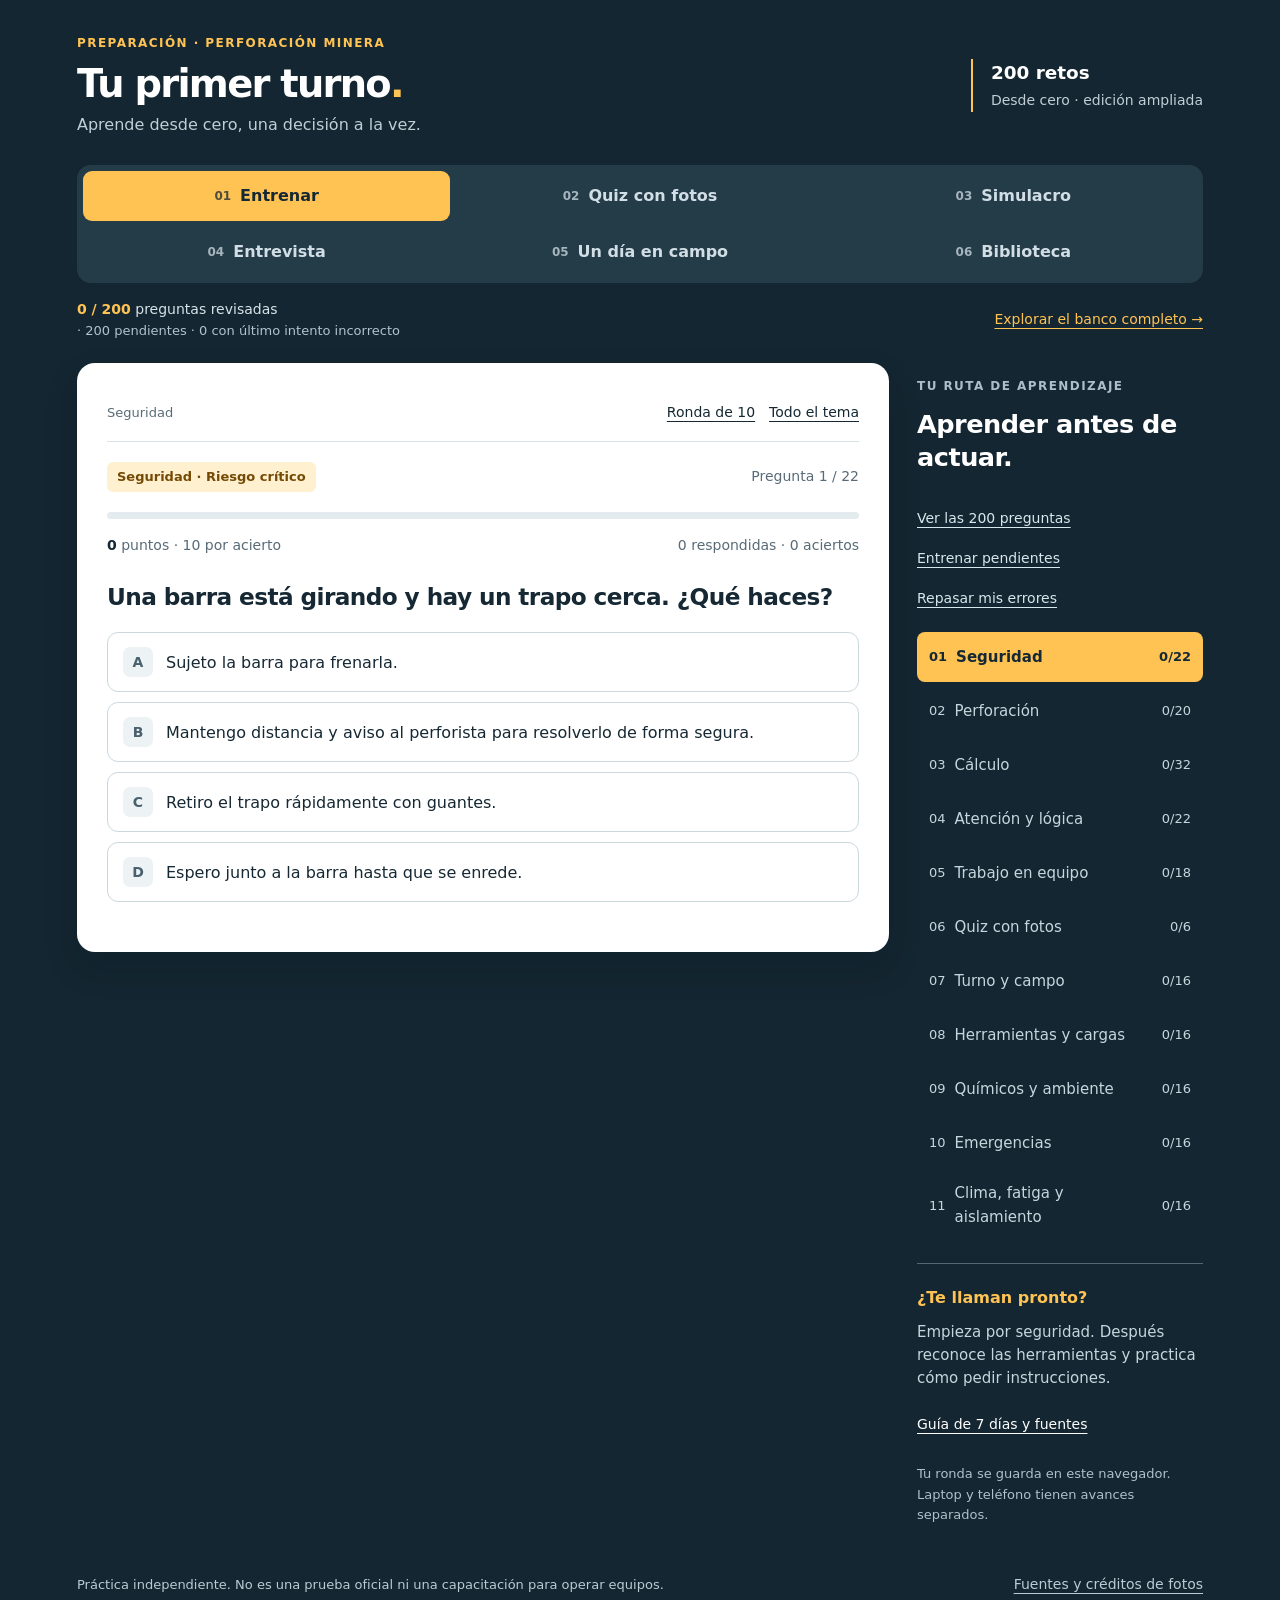
<file: index.html>
<!doctype html>
<html lang="es">
<head>
  <meta charset="utf-8">
  <meta name="viewport" content="width=device-width, initial-scale=1">
  <meta name="theme-color" content="#142631">
  <meta name="description" content="Practica para ayudante de perforación: quizzes de seguridad, fotos reales, cálculos y entrevistas. Para aprender desde cero, en laptop y teléfono.">
  <title>Tu primer turno · Quiz de perforación</title>
  <link rel="icon" type="image/svg+xml" href="data:image/svg+xml,%3Csvg xmlns='http://www.w3.org/2000/svg' viewBox='0 0 32 32'%3E%3Crect width='32' height='32' rx='7' fill='%23142631'/%3E%3Cpath d='M8 16l5 5L24 10' fill='none' stroke='%23ffc354' stroke-width='4'/%3E%3C/svg%3E">
  <link rel="stylesheet" href="styles.css?v=3">
  <script src="data.js?v=3" defer></script>
  <script src="expansion.js?v=3" defer></script>
  <script src="app.js?v=3" defer></script>
</head>
<body>
  <a class="skip" href="#game">Ir a la pregunta</a>
  <div class="app-shell">
    <header class="masthead">
      <div><div class="eyebrow">PREPARACIÓN · PERFORACIÓN MINERA</div><h1>Tu primer turno<span class="title-dot">.</span></h1><p>Aprende desde cero, una decisión a la vez.</p></div>
      <div class="edition"><span id="bank-count">200 retos</span><small>Desde cero · edición ampliada</small></div>
    </header>
    <nav class="mode-nav" aria-label="Modos de estudio">
      <button type="button" data-mode="practice" aria-pressed="true"><span class="nav-number">01</span> Entrenar</button>
      <button type="button" data-mode="photo" aria-pressed="false"><span class="nav-number">02</span> Quiz con fotos</button>
      <button type="button" data-mode="exam" aria-pressed="false"><span class="nav-number">03</span> Simulacro</button>
      <button type="button" data-mode="interview" aria-pressed="false"><span class="nav-number">04</span> Entrevista</button>
      <button type="button" data-mode="field" aria-pressed="false"><span class="nav-number">05</span> Un día en campo</button>
      <button type="button" data-mode="study" aria-pressed="false"><span class="nav-number">06</span> Biblioteca</button>
    </nav>
    <div class="coverage" id="coverage" aria-live="polite"></div>
    <main class="workspace">
      <section id="game" class="game-panel" aria-label="Área de práctica"></section>
      <aside class="study-panel" aria-label="Temas de estudio">
        <div class="eyebrow">TU RUTA DE APRENDIZAJE</div>
        <h2>Aprender antes de actuar.</h2>
        <div class="side-tools"><button type="button" class="text-button" data-mode="catalog">Ver las 200 preguntas</button><button type="button" class="text-button" data-action="pending">Entrenar pendientes</button><button type="button" class="text-button" data-action="review-all">Repasar mis errores</button></div>
        <div id="topic-list"></div>
        <div class="side-note"><strong>¿Te llaman pronto?</strong><p>Empieza por seguridad. Después reconoce las herramientas y practica cómo pedir instrucciones.</p><button type="button" class="text-button" data-mode="guide">Guía de 7 días y fuentes</button></div>
        <p class="device-note" id="storage-note">Tu ronda se guarda en este navegador. Laptop y teléfono tienen avances separados.</p>
      </aside>
    </main>
    <footer><span>Práctica independiente. No es una prueba oficial ni una capacitación para operar equipos.</span><button type="button" class="text-button" data-mode="guide">Fuentes y créditos de fotos</button></footer>
  </div>
  <noscript>Activa JavaScript en tu navegador para responder los quizzes. Puedes leer la <a href="guia.html">guía de estudio</a>.</noscript>
</body>
</html>
</file>
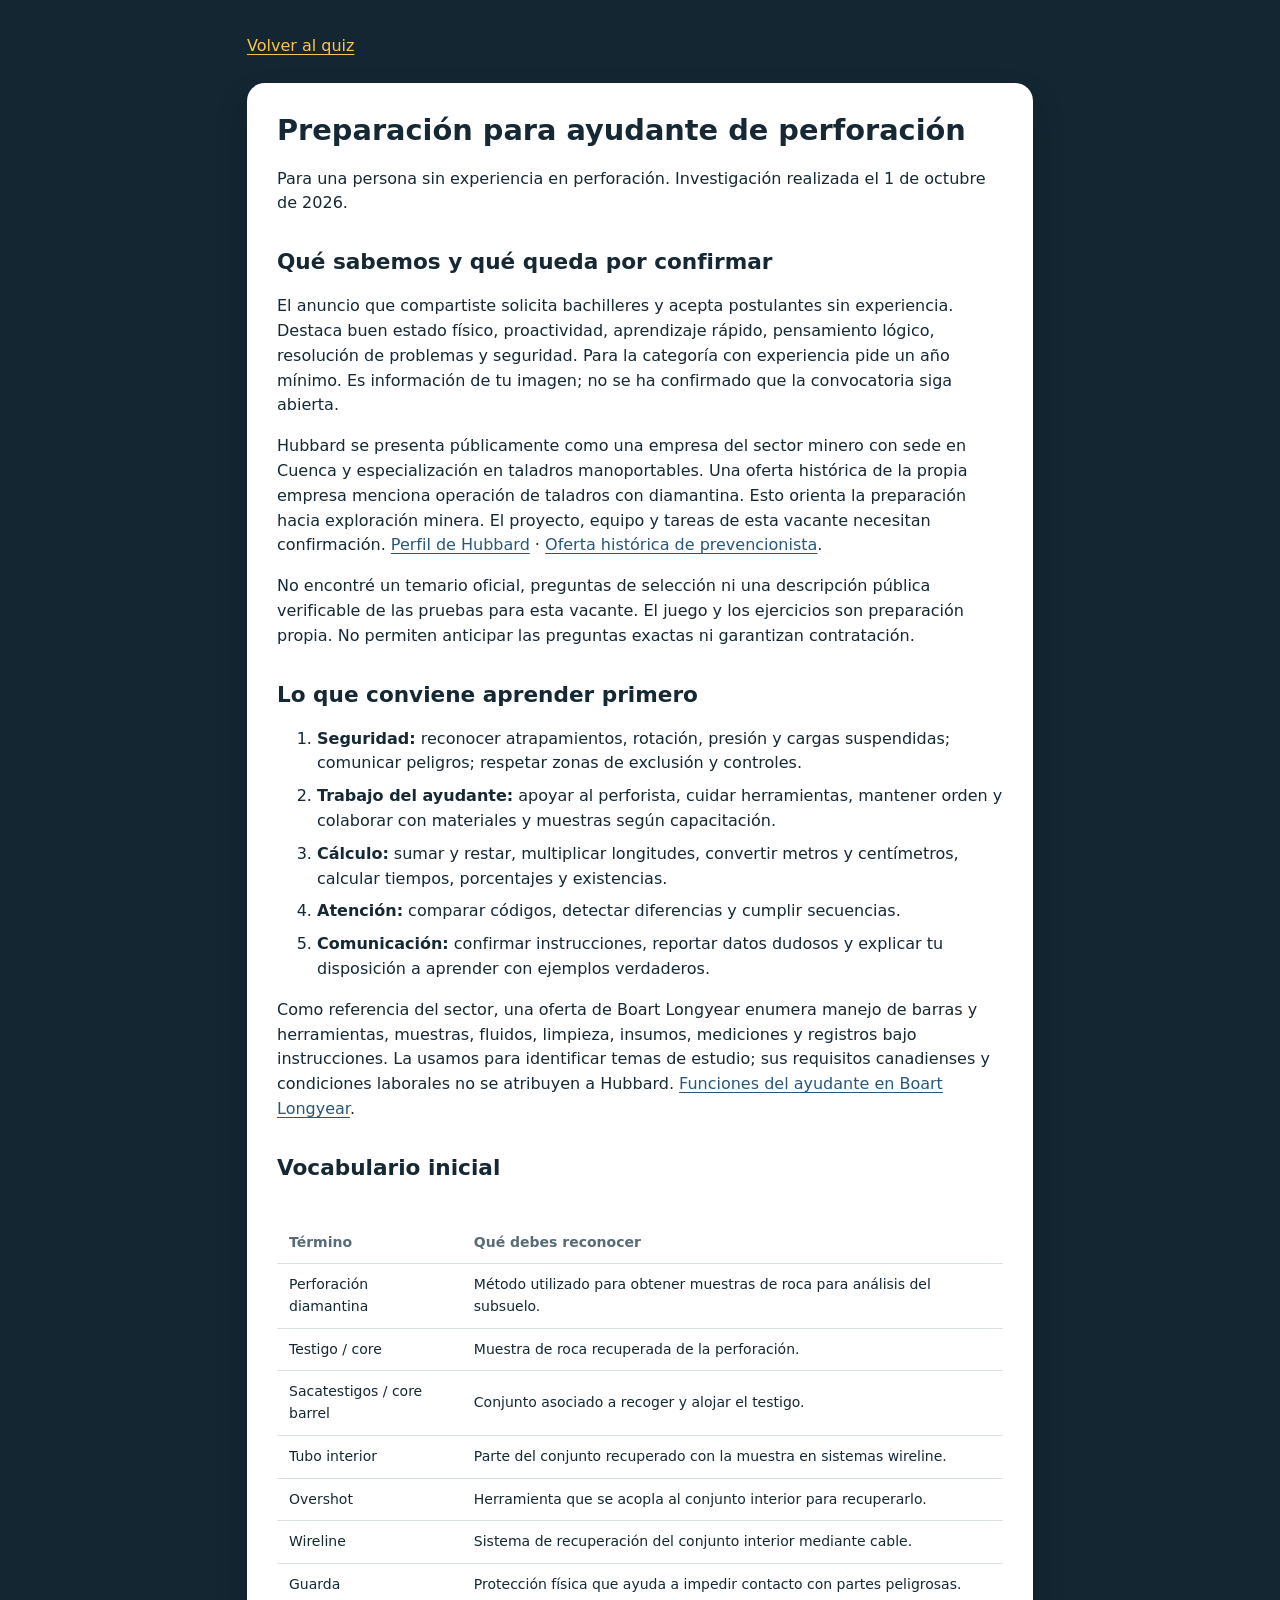
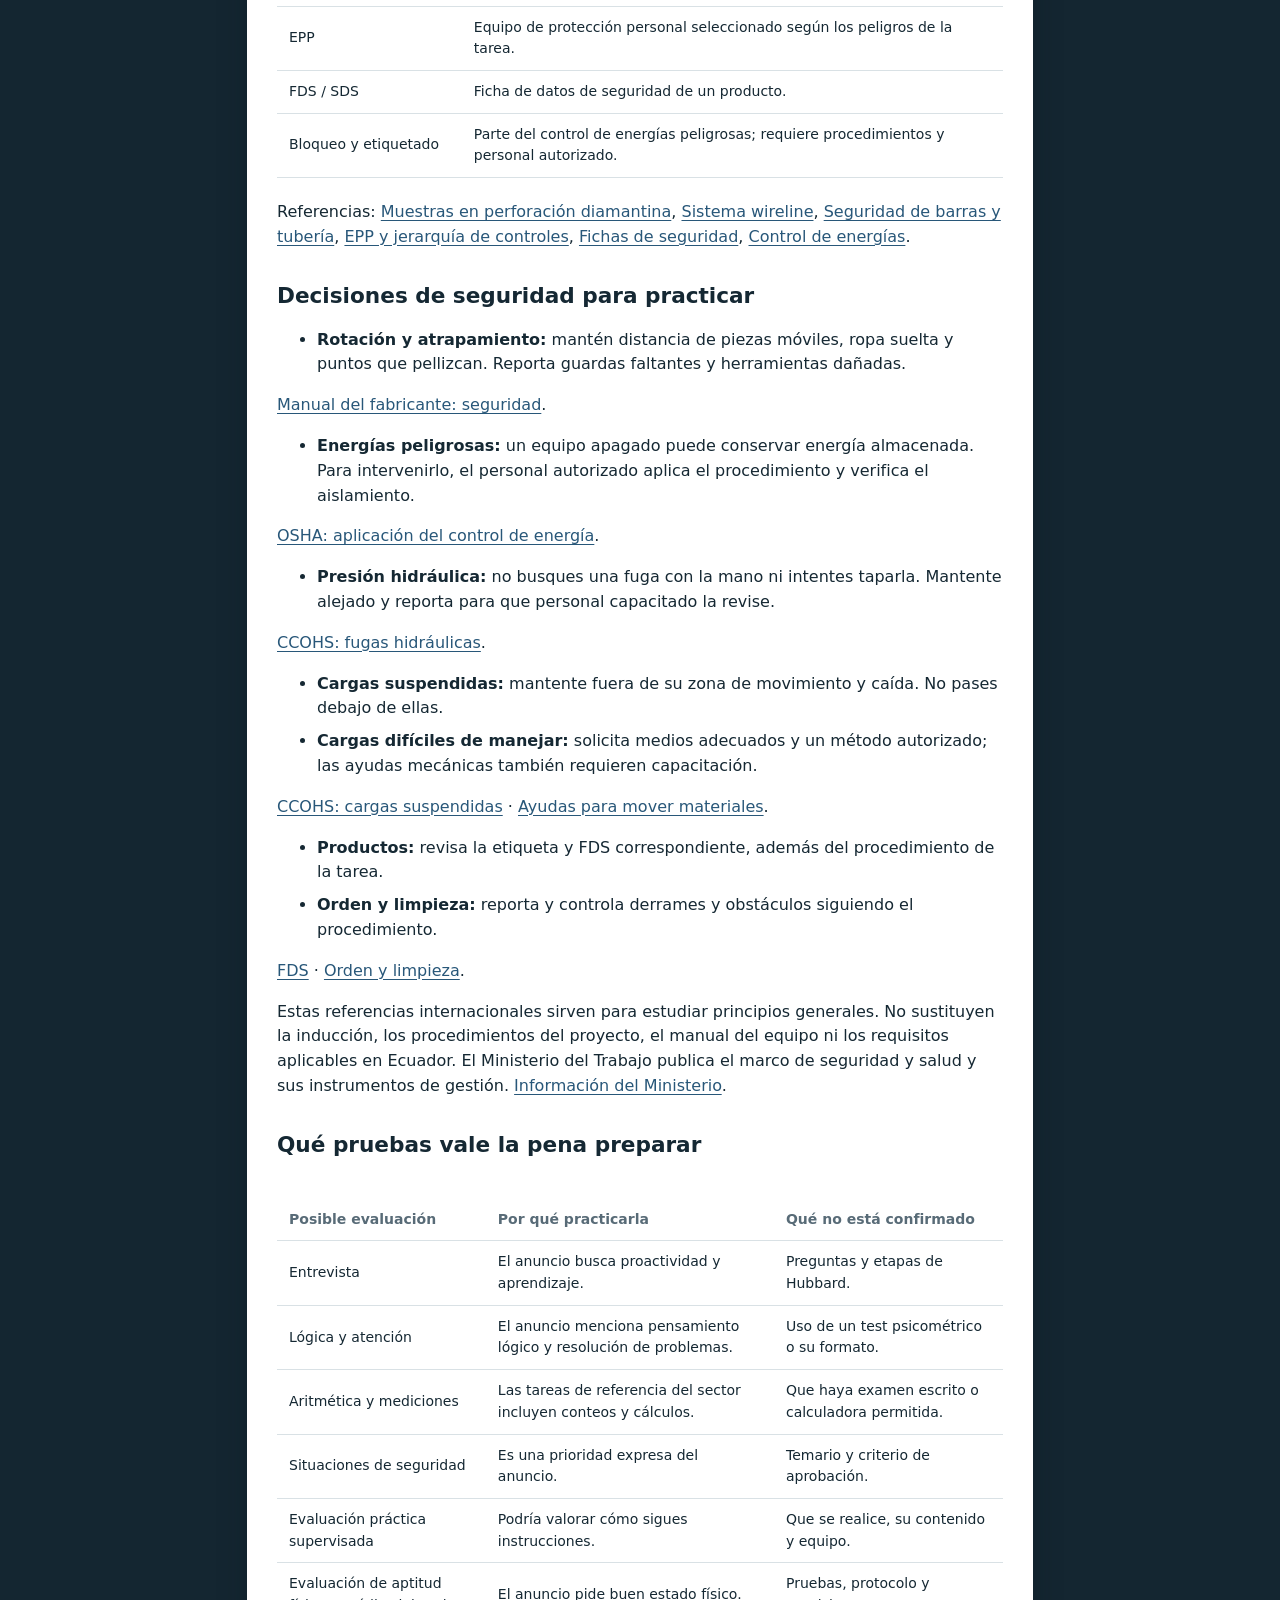
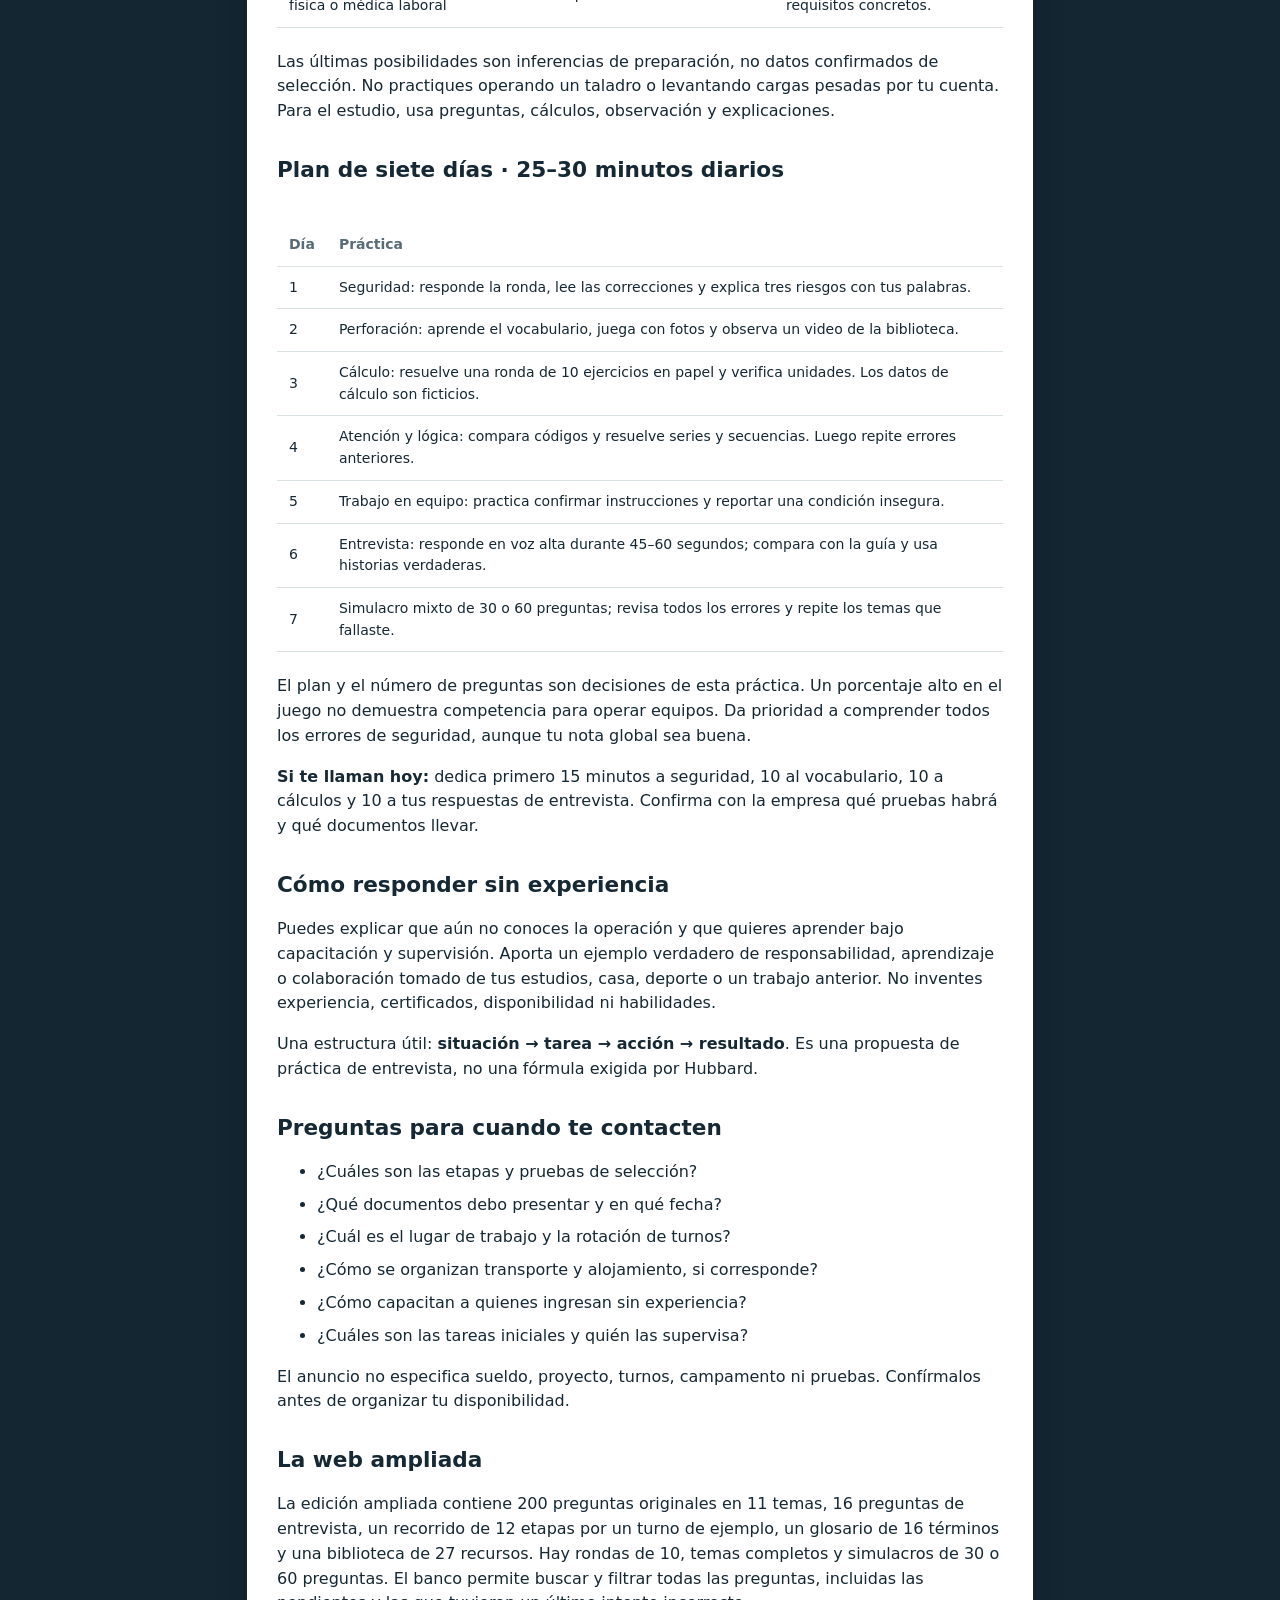
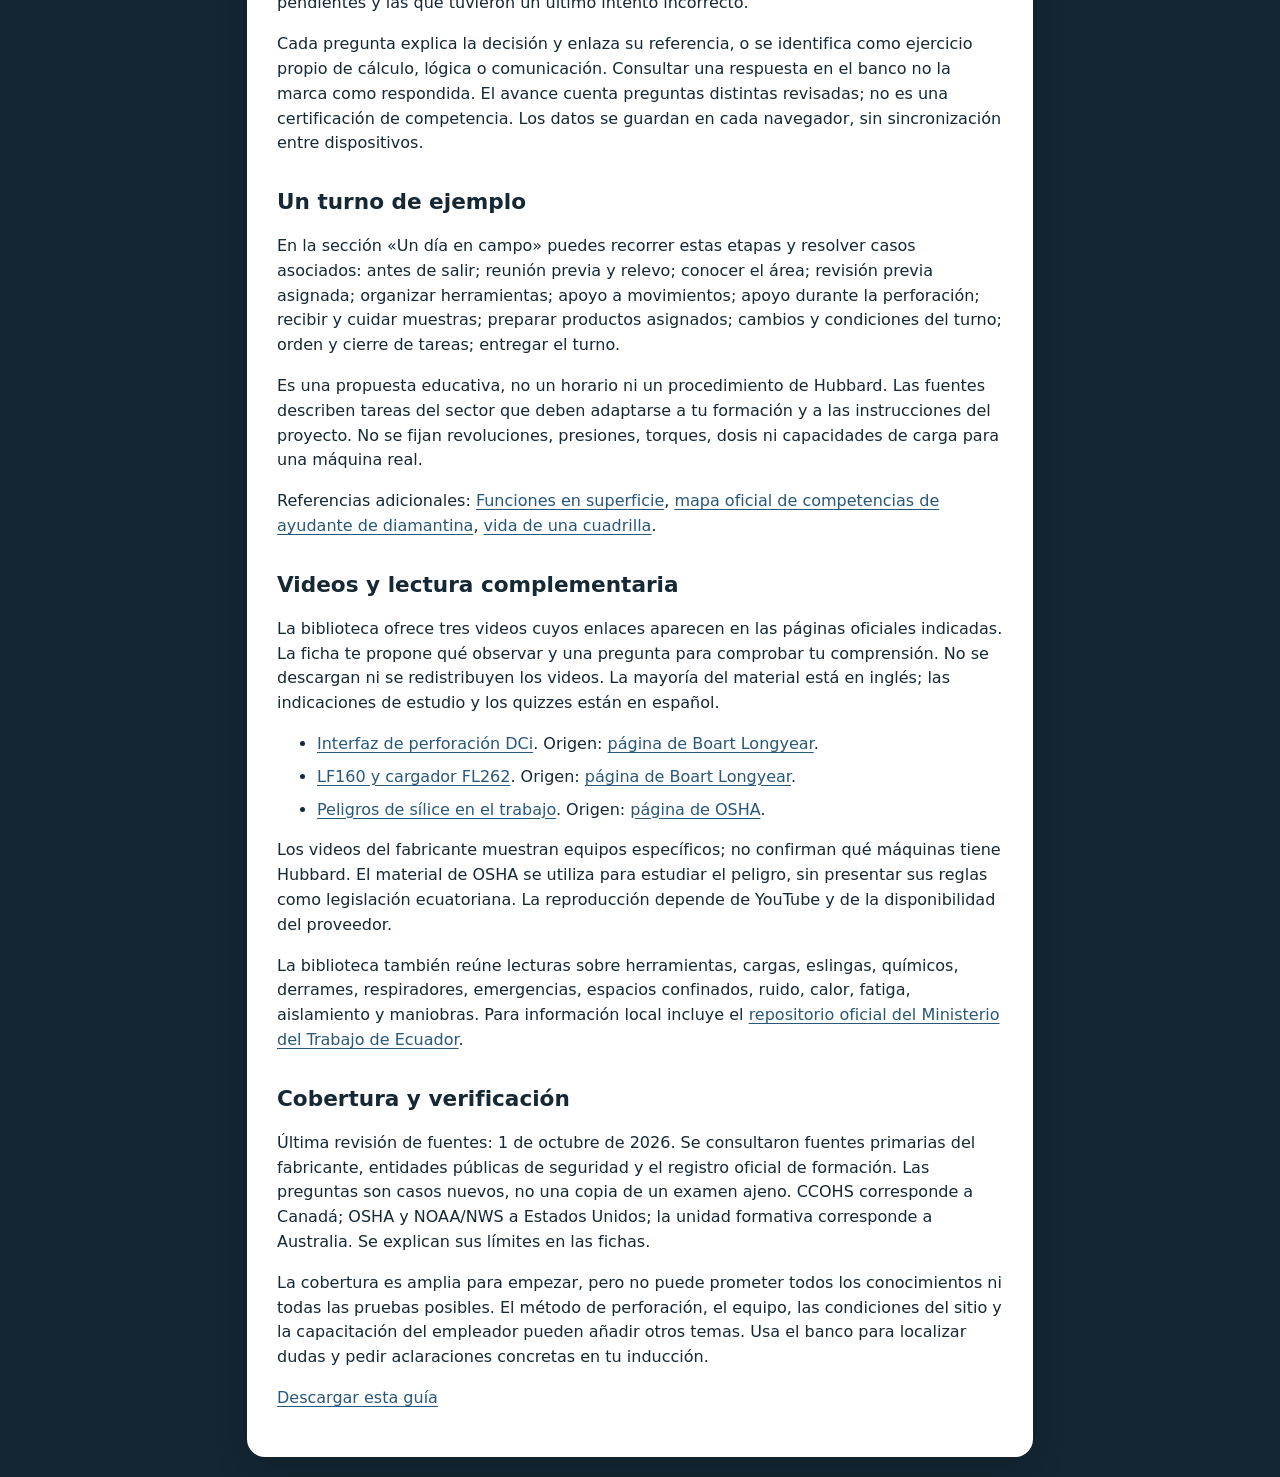
<file: guia.html>
<!doctype html><html lang="es"><head><meta charset="utf-8"><meta name="viewport" content="width=device-width,initial-scale=1"><meta name="theme-color" content="#142631"><title>Guía de estudio · Tu primer turno</title><link rel="stylesheet" href="styles.css"><style>.table-wrap{overflow-x:auto} .guide-wrap h1{font-size:1.8rem;line-height:1.2} .guide-wrap li{margin:8px 0}</style></head><body><div class="app-shell guide-wrap"><a href="index.html" style="color:#ffc354;display:inline-block;margin-bottom:24px">Volver al quiz</a><main class="game-panel"><h1>Preparación para ayudante de perforación</h1><p>Para una persona sin experiencia en perforación. Investigación realizada el 1 de octubre de 2026.</p><h2>Qué sabemos y qué queda por confirmar</h2><p>El anuncio que compartiste solicita bachilleres y acepta postulantes sin experiencia. Destaca buen estado físico, proactividad, aprendizaje rápido, pensamiento lógico, resolución de problemas y seguridad. Para la categoría con experiencia pide un año mínimo. Es información de tu imagen; no se ha confirmado que la convocatoria siga abierta.</p><p>Hubbard se presenta públicamente como una empresa del sector minero con sede en Cuenca y especialización en taladros manoportables. Una oferta histórica de la propia empresa menciona operación de taladros con diamantina. Esto orienta la preparación hacia exploración minera. El proyecto, equipo y tareas de esta vacante necesitan confirmación. <a href="https://ec.linkedin.com/company/hubbard-perforaciones-drilling-services" target="_blank" rel="noopener noreferrer">Perfil de Hubbard</a> · <a href="https://ec.linkedin.com/jobs/view/prevencionista-at-hubbard-perforaciones-drilling-services-3776964086" target="_blank" rel="noopener noreferrer">Oferta histórica de prevencionista</a>.</p><p>No encontré un temario oficial, preguntas de selección ni una descripción pública verificable de las pruebas para esta vacante. El juego y los ejercicios son preparación propia. No permiten anticipar las preguntas exactas ni garantizan contratación.</p><h2>Lo que conviene aprender primero</h2><ol><li><strong>Seguridad:</strong> reconocer atrapamientos, rotación, presión y cargas suspendidas; comunicar peligros; respetar zonas de exclusión y controles.</li><li><strong>Trabajo del ayudante:</strong> apoyar al perforista, cuidar herramientas, mantener orden y colaborar con materiales y muestras según capacitación.</li><li><strong>Cálculo:</strong> sumar y restar, multiplicar longitudes, convertir metros y centímetros, calcular tiempos, porcentajes y existencias.</li><li><strong>Atención:</strong> comparar códigos, detectar diferencias y cumplir secuencias.</li><li><strong>Comunicación:</strong> confirmar instrucciones, reportar datos dudosos y explicar tu disposición a aprender con ejemplos verdaderos.</li></ol><p>Como referencia del sector, una oferta de Boart Longyear enumera manejo de barras y herramientas, muestras, fluidos, limpieza, insumos, mediciones y registros bajo instrucciones. La usamos para identificar temas de estudio; sus requisitos canadienses y condiciones laborales no se atribuyen a Hubbard. <a href="https://careers.boartlongyear.com/jobs/underground-driller-assistant-timmins-on-ca-34" target="_blank" rel="noopener noreferrer">Funciones del ayudante en Boart Longyear</a>.</p><h2>Vocabulario inicial</h2><div class="table-wrap"><table><thead><tr><th>Término</th><th>Qué debes reconocer</th></tr></thead><tbody><tr><td>Perforación diamantina</td><td>Método utilizado para obtener muestras de roca para análisis del subsuelo.</td></tr><tr><td>Testigo / core</td><td>Muestra de roca recuperada de la perforación.</td></tr><tr><td>Sacatestigos / core barrel</td><td>Conjunto asociado a recoger y alojar el testigo.</td></tr><tr><td>Tubo interior</td><td>Parte del conjunto recuperado con la muestra en sistemas wireline.</td></tr><tr><td>Overshot</td><td>Herramienta que se acopla al conjunto interior para recuperarlo.</td></tr><tr><td>Wireline</td><td>Sistema de recuperación del conjunto interior mediante cable.</td></tr><tr><td>Guarda</td><td>Protección física que ayuda a impedir contacto con partes peligrosas.</td></tr><tr><td>EPP</td><td>Equipo de protección personal seleccionado según los peligros de la tarea.</td></tr><tr><td>FDS / SDS</td><td>Ficha de datos de seguridad de un producto.</td></tr><tr><td>Bloqueo y etiquetado</td><td>Parte del control de energías peligrosas; requiere procedimientos y personal autorizado.</td></tr></tbody></table></div><p>Referencias: <a href="https://www.boartlongyear.com/insite/semi-autonomous-drilling-crib-breaks-shift-change-overs-increased-productivity-13-5/" target="_blank" rel="noopener noreferrer">Muestras en perforación diamantina</a>, <a href="https://www.boartlongyear.com/srlsystem/" target="_blank" rel="noopener noreferrer">Sistema wireline</a>, <a href="https://www.boartlongyear.com/wp-content/uploads/Coring-Rods-and-Casing.pdf" target="_blank" rel="noopener noreferrer">Seguridad de barras y tubería</a>, <a href="https://www.ccohs.ca/oshanswers/hsprograms/hazard/hierarchy_controls.html" target="_blank" rel="noopener noreferrer">EPP y jerarquía de controles</a>, <a href="https://www.ccohs.ca/oshanswers/chemicals/whmis_ghs/sds.html" target="_blank" rel="noopener noreferrer">Fichas de seguridad</a>, <a href="https://www.osha.gov/etools/lockout-tagout/tutorial/application-energy-control" target="_blank" rel="noopener noreferrer">Control de energías</a>.</p><h2>Decisiones de seguridad para practicar</h2><ul><li><strong>Rotación y atrapamiento:</strong> mantén distancia de piezas móviles, ropa suelta y puntos que pellizcan. Reporta guardas faltantes y herramientas dañadas.</li></ul><p><a href="https://www.boartlongyear.com/wp-content/uploads/Coring-Rods-and-Casing.pdf" target="_blank" rel="noopener noreferrer">Manual del fabricante: seguridad</a>.</p><ul><li><strong>Energías peligrosas:</strong> un equipo apagado puede conservar energía almacenada. Para intervenirlo, el personal autorizado aplica el procedimiento y verifica el aislamiento.</li></ul><p><a href="https://www.osha.gov/etools/lockout-tagout/tutorial/application-energy-control" target="_blank" rel="noopener noreferrer">OSHA: aplicación del control de energía</a>.</p><ul><li><strong>Presión hidráulica:</strong> no busques una fuga con la mano ni intentes taparla. Mantente alejado y reporta para que personal capacitado la revise.</li></ul><p><a href="https://www.ccohs.ca/oshanswers/safety_haz/landscaping/compact_loaders.html" target="_blank" rel="noopener noreferrer">CCOHS: fugas hidráulicas</a>.</p><ul><li><strong>Cargas suspendidas:</strong> mantente fuera de su zona de movimiento y caída. No pases debajo de ellas.</li><li><strong>Cargas difíciles de manejar:</strong> solicita medios adecuados y un método autorizado; las ayudas mecánicas también requieren capacitación.</li></ul><p><a href="https://www.ccohs.ca/oshanswers/safety_haz/materials_handling/hoists.html" target="_blank" rel="noopener noreferrer">CCOHS: cargas suspendidas</a> · <a href="https://www.ccohs.ca/oshanswers/ergonomics/mmh/mechanicalaids_transport1.html" target="_blank" rel="noopener noreferrer">Ayudas para mover materiales</a>.</p><ul><li><strong>Productos:</strong> revisa la etiqueta y FDS correspondiente, además del procedimiento de la tarea.</li><li><strong>Orden y limpieza:</strong> reporta y controla derrames y obstáculos siguiendo el procedimiento.</li></ul><p><a href="https://www.ccohs.ca/oshanswers/chemicals/whmis_ghs/sds.html" target="_blank" rel="noopener noreferrer">FDS</a> · <a href="https://www.ccohs.ca/oshanswers/hsprograms/housekeeping/house.html" target="_blank" rel="noopener noreferrer">Orden y limpieza</a>.</p><p>Estas referencias internacionales sirven para estudiar principios generales. No sustituyen la inducción, los procedimientos del proyecto, el manual del equipo ni los requisitos aplicables en Ecuador. El Ministerio del Trabajo publica el marco de seguridad y salud y sus instrumentos de gestión. <a href="https://www.trabajo.gob.ec/actualizamos-el-modulo-de-seguridad-y-salud-en-la-plataforma-del-sistema-unico-de-trabajadores-sut/" target="_blank" rel="noopener noreferrer">Información del Ministerio</a>.</p><h2>Qué pruebas vale la pena preparar</h2><div class="table-wrap"><table><thead><tr><th>Posible evaluación</th><th>Por qué practicarla</th><th>Qué no está confirmado</th></tr></thead><tbody><tr><td>Entrevista</td><td>El anuncio busca proactividad y aprendizaje.</td><td>Preguntas y etapas de Hubbard.</td></tr><tr><td>Lógica y atención</td><td>El anuncio menciona pensamiento lógico y resolución de problemas.</td><td>Uso de un test psicométrico o su formato.</td></tr><tr><td>Aritmética y mediciones</td><td>Las tareas de referencia del sector incluyen conteos y cálculos.</td><td>Que haya examen escrito o calculadora permitida.</td></tr><tr><td>Situaciones de seguridad</td><td>Es una prioridad expresa del anuncio.</td><td>Temario y criterio de aprobación.</td></tr><tr><td>Evaluación práctica supervisada</td><td>Podría valorar cómo sigues instrucciones.</td><td>Que se realice, su contenido y equipo.</td></tr><tr><td>Evaluación de aptitud física o médica laboral</td><td>El anuncio pide buen estado físico.</td><td>Pruebas, protocolo y requisitos concretos.</td></tr></tbody></table></div><p>Las últimas posibilidades son inferencias de preparación, no datos confirmados de selección. No practiques operando un taladro o levantando cargas pesadas por tu cuenta. Para el estudio, usa preguntas, cálculos, observación y explicaciones.</p><h2>Plan de siete días · 25–30 minutos diarios</h2><div class="table-wrap"><table><thead><tr><th>Día</th><th>Práctica</th></tr></thead><tbody><tr><td>1</td><td>Seguridad: responde la ronda, lee las correcciones y explica tres riesgos con tus palabras.</td></tr><tr><td>2</td><td>Perforación: aprende el vocabulario, juega con fotos y observa un video de la biblioteca.</td></tr><tr><td>3</td><td>Cálculo: resuelve una ronda de 10 ejercicios en papel y verifica unidades. Los datos de cálculo son ficticios.</td></tr><tr><td>4</td><td>Atención y lógica: compara códigos y resuelve series y secuencias. Luego repite errores anteriores.</td></tr><tr><td>5</td><td>Trabajo en equipo: practica confirmar instrucciones y reportar una condición insegura.</td></tr><tr><td>6</td><td>Entrevista: responde en voz alta durante 45–60 segundos; compara con la guía y usa historias verdaderas.</td></tr><tr><td>7</td><td>Simulacro mixto de 30 o 60 preguntas; revisa todos los errores y repite los temas que fallaste.</td></tr></tbody></table></div><p>El plan y el número de preguntas son decisiones de esta práctica. Un porcentaje alto en el juego no demuestra competencia para operar equipos. Da prioridad a comprender todos los errores de seguridad, aunque tu nota global sea buena.</p><p><strong>Si te llaman hoy:</strong> dedica primero 15 minutos a seguridad, 10 al vocabulario, 10 a cálculos y 10 a tus respuestas de entrevista. Confirma con la empresa qué pruebas habrá y qué documentos llevar.</p><h2>Cómo responder sin experiencia</h2><p>Puedes explicar que aún no conoces la operación y que quieres aprender bajo capacitación y supervisión. Aporta un ejemplo verdadero de responsabilidad, aprendizaje o colaboración tomado de tus estudios, casa, deporte o un trabajo anterior. No inventes experiencia, certificados, disponibilidad ni habilidades.</p><p>Una estructura útil: <strong>situación → tarea → acción → resultado</strong>. Es una propuesta de práctica de entrevista, no una fórmula exigida por Hubbard.</p><h2>Preguntas para cuando te contacten</h2><ul><li>¿Cuáles son las etapas y pruebas de selección?</li><li>¿Qué documentos debo presentar y en qué fecha?</li><li>¿Cuál es el lugar de trabajo y la rotación de turnos?</li><li>¿Cómo se organizan transporte y alojamiento, si corresponde?</li><li>¿Cómo capacitan a quienes ingresan sin experiencia?</li><li>¿Cuáles son las tareas iniciales y quién las supervisa?</li></ul><p>El anuncio no especifica sueldo, proyecto, turnos, campamento ni pruebas. Confírmalos antes de organizar tu disponibilidad.</p><h2>La web ampliada</h2><p>La edición ampliada contiene 200 preguntas originales en 11 temas, 16 preguntas de entrevista, un recorrido de 12 etapas por un turno de ejemplo, un glosario de 16 términos y una biblioteca de 27 recursos. Hay rondas de 10, temas completos y simulacros de 30 o 60 preguntas. El banco permite buscar y filtrar todas las preguntas, incluidas las pendientes y las que tuvieron un último intento incorrecto.</p><p>Cada pregunta explica la decisión y enlaza su referencia, o se identifica como ejercicio propio de cálculo, lógica o comunicación. Consultar una respuesta en el banco no la marca como respondida. El avance cuenta preguntas distintas revisadas; no es una certificación de competencia. Los datos se guardan en cada navegador, sin sincronización entre dispositivos.</p><h2>Un turno de ejemplo</h2><p>En la sección «Un día en campo» puedes recorrer estas etapas y resolver casos asociados: antes de salir; reunión previa y relevo; conocer el área; revisión previa asignada; organizar herramientas; apoyo a movimientos; apoyo durante la perforación; recibir y cuidar muestras; preparar productos asignados; cambios y condiciones del turno; orden y cierre de tareas; entregar el turno.</p><p>Es una propuesta educativa, no un horario ni un procedimiento de Hubbard. Las fuentes describen tareas del sector que deben adaptarse a tu formación y a las instrucciones del proyecto. No se fijan revoluciones, presiones, torques, dosis ni capacidades de carga para una máquina real.</p><p>Referencias adicionales: <a href="https://careers.boartlongyear.com/jobs/driller-assistant-surface-coring-perth-wa-au-56" target="_blank" rel="noopener noreferrer">Funciones en superficie</a>, <a href="https://training.gov.au/TrainingComponentFiles/RII/RIINHB208E_R1.pdf" target="_blank" rel="noopener noreferrer">mapa oficial de competencias de ayudante de diamantina</a>, <a href="https://www.boartlongyear.com/insite/a-career-like-no-other-are-you-up-for-the-challenge/" target="_blank" rel="noopener noreferrer">vida de una cuadrilla</a>.</p><h2>Videos y lectura complementaria</h2><p>La biblioteca ofrece tres videos cuyos enlaces aparecen en las páginas oficiales indicadas. La ficha te propone qué observar y una pregunta para comprobar tu comprensión. No se descargan ni se redistribuyen los videos. La mayoría del material está en inglés; las indicaciones de estudio y los quizzes están en español.</p><ul><li><a href="https://www.youtube.com/watch?v=m7mm0lz1SZc" target="_blank" rel="noopener noreferrer">Interfaz de perforación DCi</a>. Origen: <a href="https://www.boartlongyear.com/product/dci/" target="_blank" rel="noopener noreferrer">página de Boart Longyear</a>.</li><li><a href="https://www.youtube.com/watch?v=H3pf2857Bes" target="_blank" rel="noopener noreferrer">LF160 y cargador FL262</a>. Origen: <a href="https://www.boartlongyear.com/product/lf160/" target="_blank" rel="noopener noreferrer">página de Boart Longyear</a>.</li><li><a href="https://www.youtube.com/watch?v=-kQmLYqIR2A" target="_blank" rel="noopener noreferrer">Peligros de sílice en el trabajo</a>. Origen: <a href="https://www.osha.gov/silica-crystalline" target="_blank" rel="noopener noreferrer">página de OSHA</a>.</li></ul><p>Los videos del fabricante muestran equipos específicos; no confirman qué máquinas tiene Hubbard. El material de OSHA se utiliza para estudiar el peligro, sin presentar sus reglas como legislación ecuatoriana. La reproducción depende de YouTube y de la disponibilidad del proveedor.</p><p>La biblioteca también reúne lecturas sobre herramientas, cargas, eslingas, químicos, derrames, respiradores, emergencias, espacios confinados, ruido, calor, fatiga, aislamiento y maniobras. Para información local incluye el <a href="https://www.trabajo.gob.ec/normativa-legal-programas-formatos-y-guias/" target="_blank" rel="noopener noreferrer">repositorio oficial del Ministerio del Trabajo de Ecuador</a>.</p><h2>Cobertura y verificación</h2><p>Última revisión de fuentes: 1 de octubre de 2026. Se consultaron fuentes primarias del fabricante, entidades públicas de seguridad y el registro oficial de formación. Las preguntas son casos nuevos, no una copia de un examen ajeno. CCOHS corresponde a Canadá; OSHA y NOAA/NWS a Estados Unidos; la unidad formativa corresponde a Australia. Se explican sus límites en las fichas.</p><p>La cobertura es amplia para empezar, pero no puede prometer todos los conocimientos ni todas las pruebas posibles. El método de perforación, el equipo, las condiciones del sitio y la capacitación del empleador pueden añadir otros temas. Usa el banco para localizar dudas y pedir aclaraciones concretas en tu inducción.</p><p><a href="guia.md" download>Descargar esta guía</a></p></main></div></body></html>
</file>
<file: styles.css>
:root{color-scheme:light;--ink:#152833;--muted:#586b77;--paper:#fff;--line:#d9e1e5;--amber:#ffc354;--green:#17654c;--red:#a02e31;font-family:system-ui,-apple-system,BlinkMacSystemFont,"Segoe UI",sans-serif;font-size:16px;line-height:1.55;color:var(--ink);background:#142631}
*{box-sizing:border-box}body{margin:0}button,select,input{font:inherit}button,a,select,input{touch-action:manipulation}button{cursor:pointer}button:disabled{cursor:default}a{color:inherit;text-underline-offset:3px}button:focus-visible,a:focus-visible,select:focus-visible,input:focus-visible,summary:focus-visible{outline:3px solid #b97609;outline-offset:4px}button{border:0}h1,h2,h3,p{margin-top:0}h2,h3{line-height:1.3}h2{font-size:1.35rem}h3{font-size:1.3rem}p{margin-bottom:1rem}.app-shell{max-width:1190px;margin:0 auto;padding:34px 32px 20px}.masthead{display:flex;justify-content:space-between;align-items:center;gap:20px;color:#fff;margin-bottom:28px}.masthead h1{font-size:2.4rem;line-height:1.12;letter-spacing:-.045em;margin:9px 0 8px}.masthead p{color:#c0ced6;margin:0}.title-dot{color:var(--amber)}.eyebrow{font-size:.75rem;letter-spacing:.12em;font-weight:750}.masthead .eyebrow{color:var(--amber)}.edition{border-left:2px solid var(--amber);padding-left:18px;white-space:nowrap}.edition span{display:block;font-weight:700;font-size:1.15rem}.edition small{color:#c0ced6;font-size:.875rem}.mode-nav{display:grid;grid-template-columns:repeat(4,minmax(0,1fr));gap:6px;padding:6px;background:#243b48;border-radius:14px;margin-bottom:24px}.mode-nav button{background:transparent;color:#d1dee5;border-radius:9px;min-height:50px;padding:10px 14px;font-weight:600;display:flex;align-items:center;justify-content:center;gap:9px}.mode-nav button:hover{background:#314c5d}.mode-nav button[aria-pressed=true]{color:var(--ink);background:var(--amber)}.nav-number{font-size:.75rem;opacity:.75;font-weight:600}.workspace{display:grid;grid-template-columns:minmax(0,1fr) 290px;gap:24px;align-items:start}.game-panel{background:var(--paper);border-radius:18px;padding:30px;min-width:0;box-shadow:0 16px 32px #06131c33}.study-panel{color:#fff;padding:14px 0 0 4px;min-width:0}.study-panel .eyebrow{color:#aabfc9}.study-panel h2{font-size:1.6rem;margin:12px 0 24px;letter-spacing:-.02em}.topic{display:flex;align-items:center;gap:12px;width:100%;background:transparent;color:#c6d6de;text-align:left;min-height:50px;border-radius:8px;padding:10px 12px;margin:4px 0;font-size:.9375rem}.topic:hover{background:#243b48}.topic.active{color:var(--ink);background:var(--amber);font-weight:650}.topic-index{font-size:.8125rem;font-variant-numeric:tabular-nums}.topic-count{margin-left:auto;font-size:.8125rem}.side-note{margin-top:24px;border-top:1px solid #526876;padding-top:22px}.side-note strong{color:var(--amber)}.side-note p{font-size:.9375rem;color:#c6d6de;margin:10px 0 14px}.text-button{padding:0;background:transparent;color:inherit;text-decoration:underline;text-underline-offset:4px;text-align:left;font-size:.875rem;min-height:40px}.device-note{color:#adc1cb;font-size:.8125rem;margin-top:20px}.quiz-top{display:flex;flex-wrap:wrap;align-items:center;justify-content:space-between;gap:12px;margin-bottom:20px}.badge{display:inline-block;background:#edf2f5;color:#365160;padding:5px 10px;border-radius:6px;font-size:.8125rem;font-weight:650}.badge.critical{background:#fff0d0;color:#754a04}.quiz-count{font-size:.875rem;color:var(--muted);font-variant-numeric:tabular-nums}.score-strip{display:flex;justify-content:space-between;gap:12px;color:var(--muted);font-size:.875rem;margin:12px 0 24px}.score-strip strong{color:var(--ink)}.progress{height:7px;background:#e4ebee;border-radius:10px;overflow:hidden;margin-bottom:16px}.progress-fill{height:100%;background:#cf8d23;transition:width .25s}.question{font-size:1.45rem;letter-spacing:-.025em;line-height:1.35;margin:0 0 20px}.answers{display:grid;gap:10px;margin:20px 0}.option{display:flex;align-items:center;gap:13px;min-height:60px;width:100%;padding:13px 15px;border:1px solid #ccd8df;background:#fff;border-radius:11px;text-align:left;color:var(--ink);line-height:1.45}.option:hover:not(:disabled){border-color:#a1680d;background:#fffaf0}.option-letter{flex-shrink:0;display:grid;place-items:center;width:30px;height:30px;border-radius:7px;background:#edf2f5;color:#49606e;font-size:.875rem;font-weight:650}.option:disabled{opacity:1;color:#596a75}.option.selected{border-color:#425d6e;background:#edf3f7}.option.correct{background:#e9f6ef;border-color:var(--green);color:#134d3b}.option.wrong{background:#faeded;border-color:var(--red);color:#802528}.option-label{flex:1;min-width:0}.choice-status{font-size:.75rem;display:block;font-weight:650;margin-top:3px}.feedback{padding:17px 18px;background:#eef7f2;border-radius:11px;margin:18px 0;color:#174f3d}.feedback.error{background:#fff4df;color:#694409}.feedback p{margin:7px 0 0}.source{font-size:.8125rem;margin-top:12px;display:block}.primary,.secondary{min-height:48px;border-radius:9px;padding:11px 20px;font-weight:650}.primary{background:var(--ink);color:#fff}.primary:hover{background:#294553}.secondary{background:#eef2f4;color:var(--ink)}.secondary:hover{background:#e0e9ee}.actions{display:flex;flex-wrap:wrap;gap:10px;margin-top:18px}.intro-label{color:#946411;margin-bottom:8px}.intro-copy{color:var(--muted);margin-bottom:20px}.exam-count{font-size:3rem;font-weight:800;line-height:1;margin-bottom:20px}.photo{margin:18px 0}.photo img{width:100%;max-height:330px;object-fit:contain;display:block;background:#edf2f5;border-radius:10px}.photo figcaption{font-size:.75rem;color:var(--muted);margin-top:7px}.photo-hint{font-size:.8125rem;color:var(--muted);margin-top:8px}.photo-toggle{display:inline-block;min-height:36px;font-size:.875rem}.result-score{font-size:3rem;font-weight:800;letter-spacing:-.05em;margin:5px 0}.result-score span{font-size:1.3rem;color:var(--muted);letter-spacing:0}.result-note{margin-top:4px;color:var(--muted)}table{border-collapse:collapse;width:100%;font-size:.9375rem;margin:22px 0}th,td{padding:11px 0;border-bottom:1px solid var(--line);text-align:left}th{font-weight:600;color:var(--muted)}th:last-child,td:last-child{text-align:right;font-variant-numeric:tabular-nums}details{border-top:1px solid var(--line);padding:14px 0}summary{cursor:pointer;line-height:1.5}summary .review-status{font-size:.8125rem;font-weight:700;margin-right:8px}.review-body{margin-top:14px}.review-answer{font-size:.9375rem;color:var(--muted)}.interview-help{background:#eff4f6;padding:18px;border-radius:10px;margin:18px 0}.check{display:flex;align-items:flex-start;gap:12px;min-height:42px;margin:8px 0}.check input{margin:5px 0;width:20px;height:20px;accent-color:var(--green);flex-shrink:0}.self-count{font-size:.875rem;font-weight:600;margin-top:20px}.guide-list{padding-left:22px}.guide-list li{margin:10px 0}.credit{font-size:.875rem;margin:18px 0}.guide-wrap{max-width:850px}.guide-wrap h2{margin-top:32px}.guide-wrap table{font-size:.875rem}.guide-wrap td,.guide-wrap th{padding:10px 12px;text-align:left}.guide-wrap a{color:#285779}.small{font-size:.875rem;color:var(--muted)}footer{display:flex;flex-wrap:wrap;justify-content:space-between;align-items:center;gap:12px;margin-top:24px;color:#bacbd4;font-size:.8125rem}footer span{max-width:740px}footer button{color:#d9e5eb}.skip{position:absolute;left:16px;top:-100px;background:var(--amber);padding:10px;color:var(--ink);z-index:20}.skip:focus{top:16px}.offline-note{color:var(--muted)}[hidden]{display:none!important}
@media(max-width:950px){.workspace{grid-template-columns:minmax(0,1fr) 240px}.app-shell{padding:26px 22px}.game-panel{padding:25px}.study-panel h2{font-size:1.35rem}}
@media(max-width:760px){.workspace{grid-template-columns:1fr}.study-panel{padding:0}.study-panel h2{font-size:1.25rem;margin-bottom:10px}.study-panel #topic-list{display:grid;grid-template-columns:1fr 1fr;gap:4px}.topic{font-size:.875rem;padding:10px;gap:9px}.topic-count{display:none}.side-note{margin-top:18px}.mode-nav{margin-bottom:18px}.mode-nav button{padding:8px;gap:6px;font-size:.875rem}.nav-number{display:none}.edition{display:none}.masthead{margin-bottom:20px}.masthead h1{font-size:2rem}.masthead p{font-size:.9375rem}.question{font-size:1.3rem}.study-panel .eyebrow{margin-top:22px}footer{margin-top:22px}.photo img{max-height:280px}}
@media(max-width:480px){.app-shell{padding:20px 14px}.game-panel{padding:22px 18px;border-radius:13px}.mode-nav{grid-template-columns:1fr 1fr}.mode-nav button{min-height:46px;font-size:.9375rem}.masthead .eyebrow{font-size:.6875rem;letter-spacing:.08em}.option{padding:12px;gap:10px;min-height:62px}.option-letter{width:28px;height:28px}.quiz-top{gap:8px}.quiz-count{font-size:.8125rem}.score-strip{font-size:.8125rem}.actions .primary{flex:1}.question{font-size:1.25rem}.photo img{max-height:235px}}
.mode-nav{grid-template-columns:repeat(3,minmax(0,1fr))}.coverage{color:#d6e3ea;display:flex;align-items:center;justify-content:space-between;gap:14px;margin:-8px 0 22px;font-size:.875rem}.coverage strong{color:var(--amber)}.coverage span{display:block;color:#afc4ce;font-size:.8125rem}.coverage button{color:var(--amber)}.side-tools{display:flex;flex-direction:column;align-items:flex-start;margin-bottom:14px}.side-tools button{color:#d8e6ed}.topic-count{white-space:nowrap}.topic{gap:9px}.session-tools{display:flex;gap:14px;align-items:center;flex-wrap:wrap;border-bottom:1px solid var(--line);margin-bottom:20px;padding-bottom:8px;font-size:.8125rem}.session-tools span{margin-right:auto;color:var(--muted)}.field-steps{display:grid;grid-template-columns:repeat(6,1fr);gap:7px;margin:18px 0}.field-steps button{background:#edf2f5;color:var(--ink);min-height:44px;border-radius:7px;font-size:.875rem;font-weight:700}.field-steps button[aria-pressed=true]{background:var(--amber)}.field-card{background:#f0f5f7;border:1px solid #d9e4e9;padding:22px;border-radius:12px}.field-card h3{margin:12px 0}.field-card ul{padding-left:21px}.field-card li{margin:8px 0}.field-card blockquote{border-left:3px solid #b47b1b;margin:18px 0 12px;padding-left:15px;font-size:.9375rem}.field-card blockquote span{display:block;font-size:.75rem;text-transform:uppercase;letter-spacing:.05em;font-weight:700;color:#6d582c;margin-bottom:8px}.field-actions{justify-content:space-between}.case-heading{margin:28px 0 20px;border-top:1px solid var(--line);padding-top:25px}.filter-row{display:flex;flex-wrap:wrap;gap:7px;margin:20px 0}.filter-chip{min-height:44px;border-radius:8px;background:#edf2f5;color:var(--ink);padding:9px 15px;font-size:.875rem}.filter-chip[aria-pressed=true]{background:var(--ink);color:white}.search-label{font-size:.875rem;font-weight:650;display:block;margin:16px 0 8px}.search-input{width:100%;padding:12px 14px;border:1px solid #b9cbd6;border-radius:8px;color:var(--ink);background:#fff;min-height:48px}.resource-card{padding:24px 0;border-top:1px solid var(--line)}.resource-top{display:flex;flex-wrap:wrap;align-items:center;gap:9px;margin-bottom:12px}.resource-card h3{font-size:1.2rem;letter-spacing:-.015em}.study-prompt{background:#f4f7f9;padding:13px 15px;border-radius:8px;font-size:.9375rem}.resource-link{display:inline-flex;align-items:center;justify-content:center;text-decoration:none;font-size:.875rem}.resource-card .secondary{font-size:.875rem}.catalog-filters{display:grid;grid-template-columns:1fr 1fr;gap:12px;margin:18px 0}.catalog-filters label{font-size:.8125rem;font-weight:650;min-width:0}.catalog-filters select{display:block;background:#f4f7f9;border:1px solid #b9cbd6;color:var(--ink);padding:10px 8px;width:100%;min-height:46px;border-radius:7px;margin-top:5px;font-size:.875rem}.catalog-meta{display:block;font-size:.75rem;color:var(--muted);margin:7px 0 0 19px}.catalog-question .secondary{margin-top:16px}.glossary{font-size:.9375rem}.glossary dt{font-weight:700;margin:18px 0 5px}.glossary dd{margin:0;color:var(--muted)}.glossary dd button{margin-left:7px}
@media(max-width:760px){.coverage{display:block}.coverage button{margin-top:4px}.side-tools{flex-direction:row;flex-wrap:wrap;gap:6px 20px}.study-panel #topic-list{grid-template-columns:1fr 1fr}.field-card{padding:18px}.catalog-filters{grid-template-columns:1fr}.mode-nav{grid-template-columns:1fr 1fr}.session-tools{gap:10px}.resource-card .actions .primary{flex:none}.coverage span{max-width:100%}}
@media(prefers-reduced-motion:reduce){*,*::before,*::after{transition:none!important;scroll-behavior:auto!important}}
</file>
